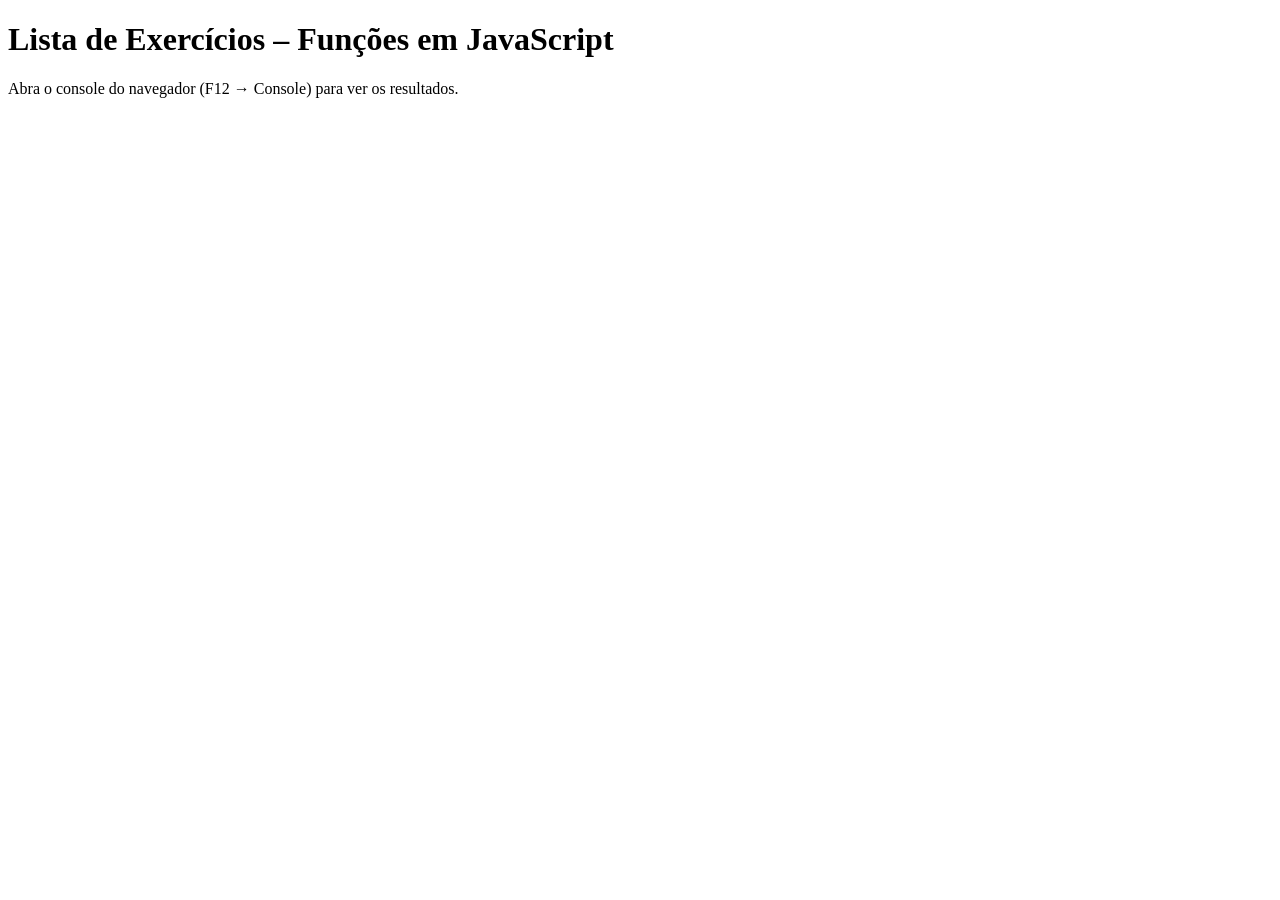
<file: index.html>
<!DOCTYPE html>
<html lang="pt-br">
<head>
  <meta charset="UTF-8">
  <meta name="viewport" content="width=device-width, initial-scale=1.0">
  <title>Exercícios de Funções em JavaScript</title>
</head>
<body>
  <h1>Lista de Exercícios – Funções em JavaScript</h1>
  <p>Abra o console do navegador (F12 → Console) para ver os resultados.</p>

  <script src="script.js"></script>
</body>
</html>
</file>
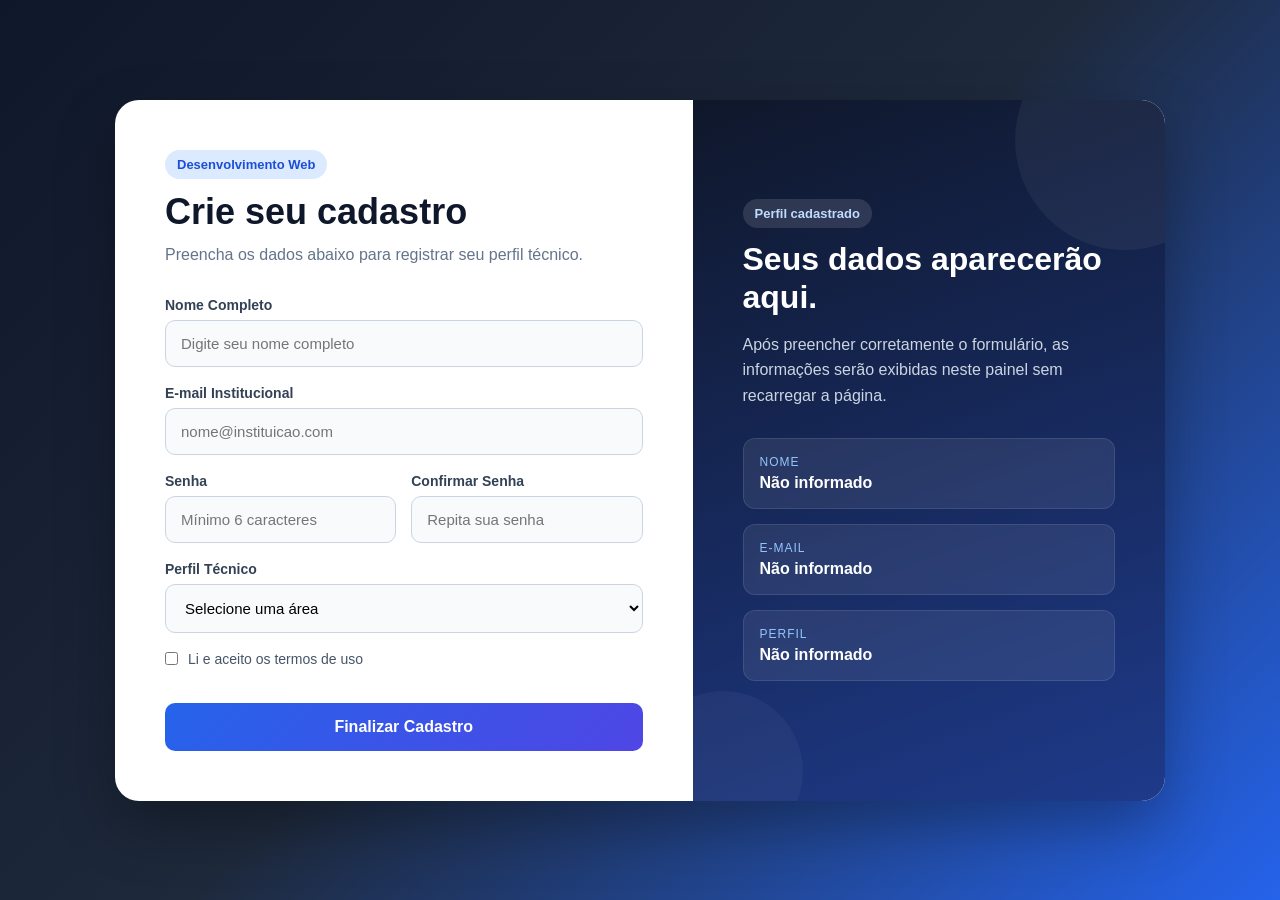
<file: formulario-cadastro/index.html>
<!DOCTYPE html>
<html lang="pt-br">
<head>
    <meta charset="UTF-8">
    <meta name="viewport" content="width=device-width, initial-scale=1.0">
    <title>Cadastro Técnico</title>
    <link rel="stylesheet" href="style.css">
</head>
<body>

    <main class="container">

        <section class="formulario">

            <div class="cabecalho">
                <span class="etiqueta">Desenvolvimento Web</span>

                <h1>Crie seu cadastro</h1>

                <p>
                    Preencha os dados abaixo para registrar seu perfil técnico.
                </p>
            </div>

            <form id="cadastroForm">

                <div class="campo">
                    <label for="nome">Nome Completo</label>

                    <input
                        type="text"
                        id="nome"
                        placeholder="Digite seu nome completo"
                        required
                    >
                </div>

                <div class="campo">
                    <label for="email">E-mail Institucional</label>

                    <input
                        type="email"
                        id="email"
                        placeholder="nome@instituicao.com"
                        required
                    >
                </div>

                <div class="duas-colunas">

                    <div class="campo">
                        <label for="senha">Senha</label>

                        <input
                            type="password"
                            id="senha"
                            placeholder="Mínimo 6 caracteres"
                            minlength="6"
                            required
                        >
                    </div>

                    <div class="campo">
                        <label for="confirmaSenha">Confirmar Senha</label>

                        <input
                            type="password"
                            id="confirmaSenha"
                            placeholder="Repita sua senha"
                            required
                        >
                    </div>

                </div>

                <div class="campo">
                    <label for="perfil">Perfil Técnico</label>

                    <select id="perfil" required>

                        <option value="">
                            Selecione uma área
                        </option>

                        <option value="Desenvolvimento">
                            Desenvolvimento
                        </option>

                        <option value="Redes">
                            Redes
                        </option>

                        <option value="Suporte">
                            Suporte
                        </option>

                    </select>
                </div>

                <div class="termos">

                    <input
                        type="checkbox"
                        id="termos"
                        required
                    >

                    <label for="termos">
                        Li e aceito os termos de uso
                    </label>

                </div>

                <p id="mensagemErro"></p>

                <button type="submit">
                    Finalizar Cadastro
                </button>

            </form>

        </section>

        <section class="painel">

            <div class="painel-conteudo">

                <span class="etiqueta painel-etiqueta">
                    Perfil cadastrado
                </span>

                <h2>Seus dados aparecerão aqui.</h2>

                <p class="descricao">
                    Após preencher corretamente o formulário, as informações
                    serão exibidas neste painel sem recarregar a página.
                </p>

                <div class="dados">

                    <div class="dado">
                        <span>Nome</span>
                        <strong id="saidaNome">Não informado</strong>
                    </div>

                    <div class="dado">
                        <span>E-mail</span>
                        <strong id="saidaEmail">Não informado</strong>
                    </div>

                    <div class="dado">
                        <span>Perfil</span>
                        <strong id="saidaPerfil">Não informado</strong>
                    </div>

                </div>

                <p id="mensagemSucesso"></p>

            </div>

        </section>

    </main>

    <script src="script.js"></script>

</body>
</html>
</file>
<file: formulario-cadastro/style.css>
* {
    margin: 0;
    padding: 0;
    box-sizing: border-box;
}

body {
    min-height: 100vh;
    font-family: Arial, Helvetica, sans-serif;
    background: linear-gradient(135deg, #0f172a, #1e293b, #2563eb);
    display: flex;
    align-items: center;
    justify-content: center;
    padding: 30px;
}

.container {
    width: 100%;
    max-width: 1050px;
    display: grid;
    grid-template-columns: 1.1fr 0.9fr;
    background: #ffffff;
    border-radius: 24px;
    overflow: hidden;
    box-shadow: 0 25px 60px rgba(0, 0, 0, 0.30);
}

.formulario {
    padding: 50px;
}

.cabecalho {
    margin-bottom: 30px;
}

.etiqueta {
    display: inline-block;
    margin-bottom: 12px;
    padding: 7px 12px;
    border-radius: 20px;
    background: #dbeafe;
    color: #1d4ed8;
    font-size: 13px;
    font-weight: bold;
}

.cabecalho h1 {
    font-size: 36px;
    color: #0f172a;
    margin-bottom: 10px;
}

.cabecalho p {
    color: #64748b;
    line-height: 1.5;
}

form {
    display: flex;
    flex-direction: column;
    gap: 18px;
}

.campo {
    display: flex;
    flex-direction: column;
    gap: 7px;
}

label {
    font-size: 14px;
    font-weight: bold;
    color: #334155;
}

input,
select {
    width: 100%;
    padding: 14px 15px;
    border: 1px solid #cbd5e1;
    border-radius: 10px;
    background: #f8fafc;
    font-size: 15px;
    outline: none;
    transition: 0.2s;
}

input:focus,
select:focus {
    border-color: #2563eb;
    background: #ffffff;
    box-shadow: 0 0 0 4px rgba(37, 99, 235, 0.10);
}

.duas-colunas {
    display: grid;
    grid-template-columns: 1fr 1fr;
    gap: 15px;
}

.termos {
    display: flex;
    align-items: center;
    gap: 10px;
}

.termos input {
    width: auto;
    accent-color: #2563eb;
}

.termos label {
    font-weight: normal;
    color: #475569;
}

button {
    border: none;
    padding: 15px;
    border-radius: 10px;
    background: linear-gradient(135deg, #2563eb, #4f46e5);
    color: white;
    font-size: 16px;
    font-weight: bold;
    cursor: pointer;
    transition: 0.2s;
}

button:hover {
    transform: translateY(-2px);
    box-shadow: 0 10px 25px rgba(37, 99, 235, 0.30);
}

#mensagemErro {
    color: #dc2626;
    font-size: 14px;
    font-weight: bold;
}

.painel {
    position: relative;
    background: linear-gradient(160deg, #0f172a, #1e3a8a);
    color: white;
    display: flex;
    align-items: center;
    padding: 50px;
}

.painel::before {
    content: "";
    position: absolute;
    width: 220px;
    height: 220px;
    border-radius: 50%;
    background: rgba(255, 255, 255, 0.05);
    top: -70px;
    right: -70px;
}

.painel::after {
    content: "";
    position: absolute;
    width: 160px;
    height: 160px;
    border-radius: 50%;
    background: rgba(255, 255, 255, 0.04);
    bottom: -50px;
    left: -50px;
}

.painel-conteudo {
    position: relative;
    z-index: 1;
}

.painel-etiqueta {
    background: rgba(255, 255, 255, 0.12);
    color: #bfdbfe;
}

.painel h2 {
    font-size: 32px;
    line-height: 1.2;
    margin-bottom: 15px;
}

.descricao {
    color: #cbd5e1;
    line-height: 1.6;
    margin-bottom: 30px;
}

.dados {
    display: flex;
    flex-direction: column;
    gap: 15px;
}

.dado {
    padding: 16px;
    border-radius: 12px;
    background: rgba(255, 255, 255, 0.08);
    border: 1px solid rgba(255, 255, 255, 0.10);
    backdrop-filter: blur(5px);
}

.dado span {
    display: block;
    margin-bottom: 5px;
    color: #93c5fd;
    font-size: 12px;
    text-transform: uppercase;
    letter-spacing: 1px;
}

.dado strong {
    font-size: 16px;
    word-break: break-word;
}

#mensagemSucesso {
    margin-top: 20px;
    color: #86efac;
    font-weight: bold;
}

@media (max-width: 800px) {
    .container {
        grid-template-columns: 1fr;
    }

    .duas-colunas {
        grid-template-columns: 1fr;
    }

    .formulario,
    .painel {
        padding: 30px;
    }

    .cabecalho h1,
    .painel h2 {
        font-size: 28px;
    }
}
</file>
